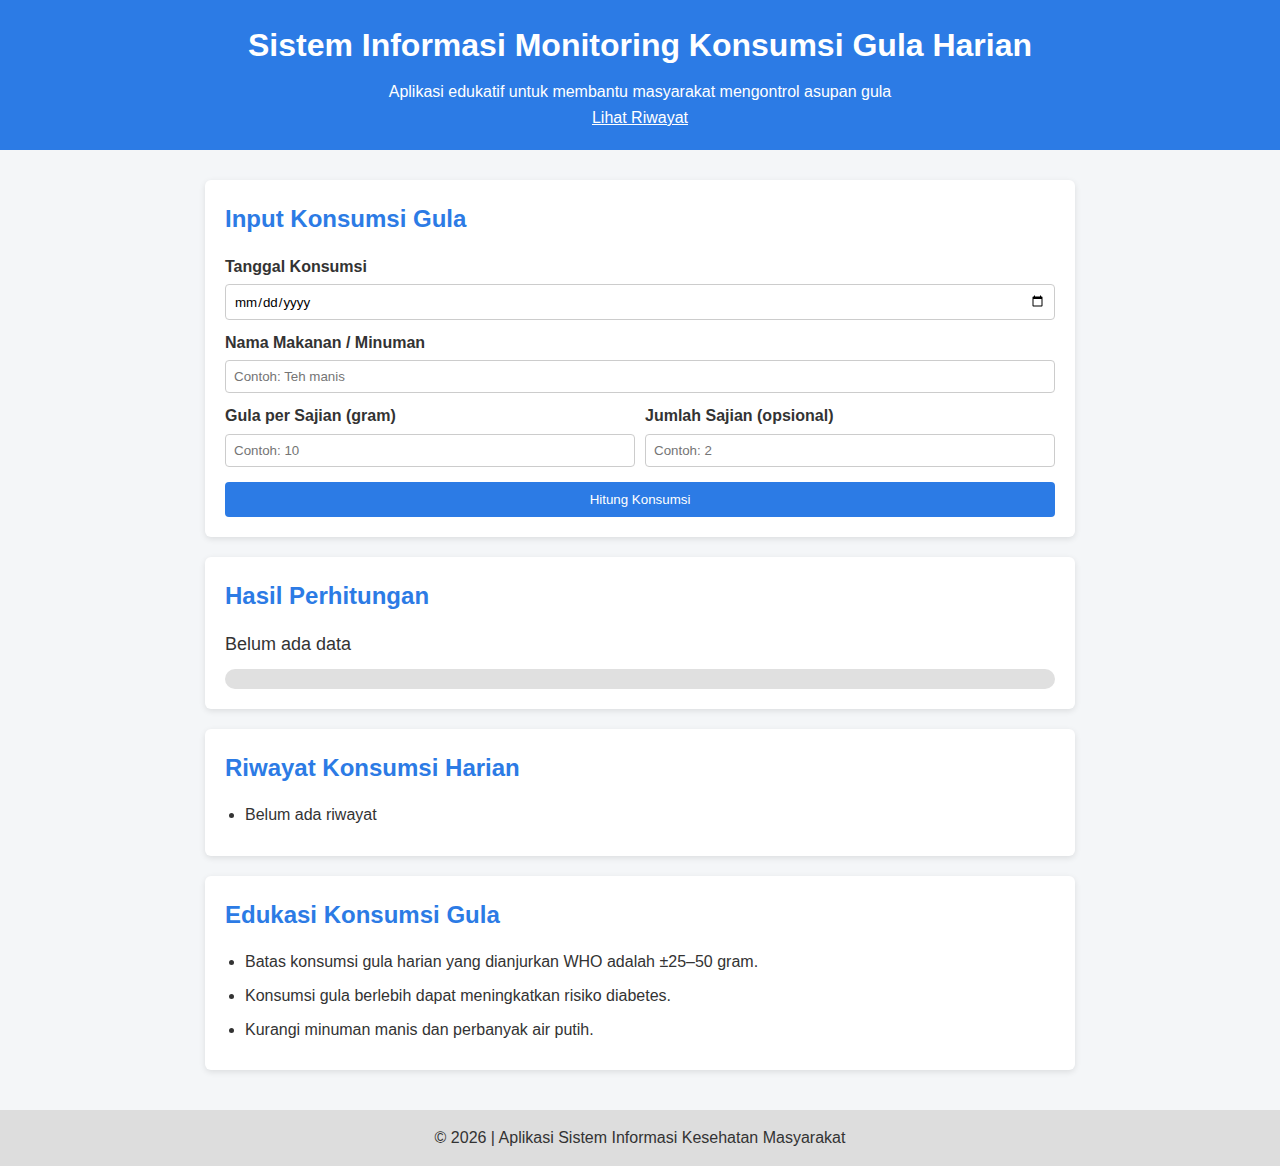
<file: index.html>
<!DOCTYPE html>
<html lang="id">
<head>
    <meta charset="UTF-8">
    <meta name="viewport" content="width=device-width, initial-scale=1.0">
    <title>Sistem Informasi Konsumsi Gula</title>
    <link rel="stylesheet" href="style.css">
</head>
<body>

    <header>
        <h1>Sistem Informasi Monitoring Konsumsi Gula Harian</h1>
        <p>Aplikasi edukatif untuk membantu masyarakat mengontrol asupan gula</p>
        <a href="riwayat.html" style="color:white;">Lihat Riwayat</a>
    </header>

    <main>
        <!-- Form Input -->
        <section class="card">
            <h2>Input Konsumsi Gula</h2>

            <label for="tanggal">Tanggal Konsumsi</label>
            <input type="date" id="tanggal">


            <label for="makanan">Nama Makanan / Minuman</label>
            <input type="text" id="makanan" placeholder="Contoh: Teh manis">

<div class="row">
    <div class="col">
        <label for="gula">Gula per Sajian (gram)</label>
        <input type="number" id="gula" placeholder="Contoh: 10">
    </div>

    <div class="col">
        <label for="sajian">Jumlah Sajian (opsional)</label>
        <input type="number" id="sajian" placeholder="Contoh: 2">
    </div>
</div>


            <button onclick="hitungGula()">Hitung Konsumsi</button>
        </section>

        <!-- Hasil -->
        <section class="card hasil">
            <h2>Hasil Perhitungan</h2>
            <p id="hasil">Belum ada data</p>

            <div class="indikator">
                <div id="bar"></div>
            </div>
        </section>
        <section class="card edukasi">
            <h2>Riwayat Konsumsi Harian</h2>
            <ul id="riwayat">
                <li>Belum ada riwayat</li>
            </ul>
        </section>
        <!-- Edukasi -->
        <section class="card edukasi">
            <h2>Edukasi Konsumsi Gula</h2>
            <ul>
                <li>Batas konsumsi gula harian yang dianjurkan WHO adalah ±25–50 gram.</li>
                <li>Konsumsi gula berlebih dapat meningkatkan risiko diabetes.</li>
                <li>Kurangi minuman manis dan perbanyak air putih.</li>
            </ul>
        </section>
    </main>

    <footer>
        
        <p>© 2026 | Aplikasi Sistem Informasi Kesehatan Masyarakat</p>
    </footer>

    <script src="script.js"></script>
</body>
</html>
</file>
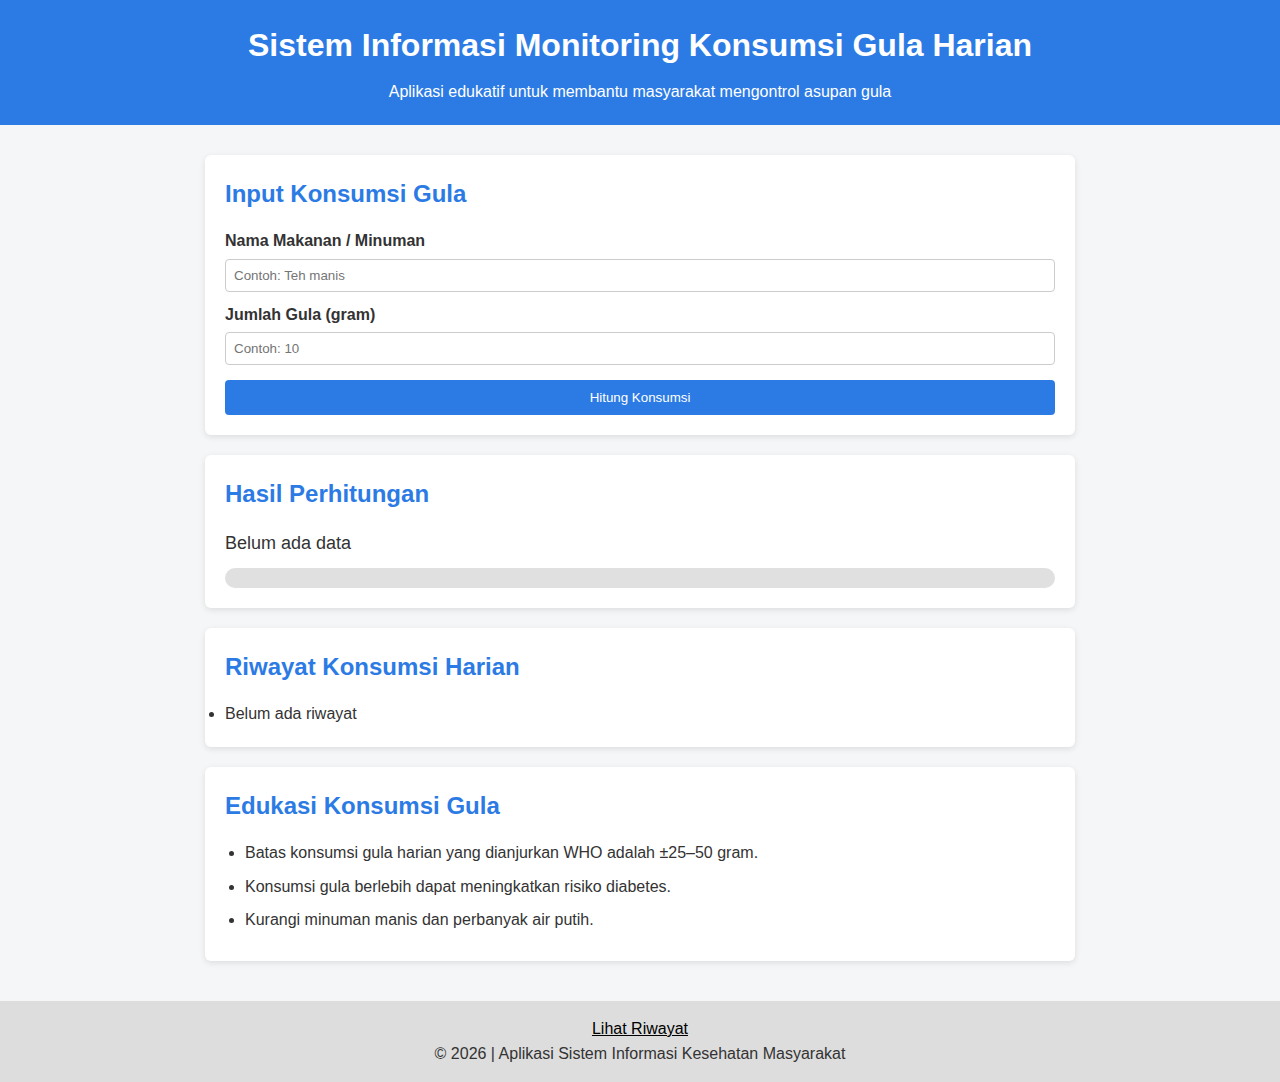
<file: New folder/index.html>
<!DOCTYPE html>
<html lang="id">
<head>
    <meta charset="UTF-8">
    <meta name="viewport" content="width=device-width, initial-scale=1.0">
    <title>Sistem Informasi Konsumsi Gula</title>
    <link rel="stylesheet" href="style.css">
</head>
<body>

    <header>
        <h1>Sistem Informasi Monitoring Konsumsi Gula Harian</h1>
        <p>Aplikasi edukatif untuk membantu masyarakat mengontrol asupan gula</p>
    </header>

    <main>
        <!-- Form Input -->
        <section class="card">
            <h2>Input Konsumsi Gula</h2>

            <label for="makanan">Nama Makanan / Minuman</label>
            <input type="text" id="makanan" placeholder="Contoh: Teh manis">

            <label for="gula">Jumlah Gula (gram)</label>
            <input type="number" id="gula" placeholder="Contoh: 10">

            <button onclick="hitungGula()">Hitung Konsumsi</button>
        </section>

        <!-- Hasil -->
        <section class="card hasil">
            <h2>Hasil Perhitungan</h2>
            <p id="hasil">Belum ada data</p>

            <div class="indikator">
                <div id="bar"></div>
            </div>
        </section>
        <section class="card">
            <h2>Riwayat Konsumsi Harian</h2>
            <ul id="riwayat">
                <li>Belum ada riwayat</li>
            </ul>
        </section>
        <!-- Edukasi -->
        <section class="card edukasi">
            <h2>Edukasi Konsumsi Gula</h2>
            <ul>
                <li>Batas konsumsi gula harian yang dianjurkan WHO adalah ±25–50 gram.</li>
                <li>Konsumsi gula berlebih dapat meningkatkan risiko diabetes.</li>
                <li>Kurangi minuman manis dan perbanyak air putih.</li>
            </ul>
        </section>
    </main>

    <footer>
        <a href="riwayat.html" style="color:black;">Lihat Riwayat</a>
        <p>© 2026 | Aplikasi Sistem Informasi Kesehatan Masyarakat</p>
    </footer>

    <script src="script.js"></script>
</body>
</html>
</file>
<file: style.css>
* {
    margin: 0;
    padding: 0;
    box-sizing: border-box;
    font-family: Arial, Helvetica, sans-serif;
}

body {
    background-color: #f4f6f8;
    color: #333;
    line-height: 1.6;
}

/* Header */
header {
    background-color: #2c7be5;
    color: #fff;
    padding: 20px;
    text-align: center;
}

header h1 {
    margin-bottom: 8px;
}

/* Layout */
main {
    max-width: 900px;
    margin: 30px auto;
    padding: 0 15px;
    display: grid;
    grid-template-columns: 1fr;
    gap: 20px;
}

/* Card */
.card {
    background: #fff;
    padding: 20px;
    border-radius: 6px;
    box-shadow: 0 2px 6px rgba(0,0,0,0.1);
}

.card h2 {
    margin-bottom: 15px;
    color: #2c7be5;
}

/* Form */
label {
    display: block;
    margin-top: 10px;
    font-weight: bold;
}

input {
    width: 100%;
    padding: 8px;
    margin-top: 5px;
    border: 1px solid #ccc;
    border-radius: 4px;
}

button {
    margin-top: 15px;
    padding: 10px;
    width: 100%;
    background-color: #2c7be5;
    color: #fff;
    border: none;
    border-radius: 4px;
    cursor: pointer;
}

button:hover {
    background-color: #1a68d1;
}

/* Hasil */
.hasil p {
    font-size: 18px;
    margin-bottom: 10px;
}

/* Indikator */
.indikator {
    width: 100%;
    height: 20px;
    background-color: #e0e0e0;
    border-radius: 10px;
    overflow: hidden;
}

#bar {
    height: 100%;
    width: 0%;
    background-color: green;
}

/* Edukasi */
.edukasi ul {
    padding-left: 20px;
}

.edukasi li {
    margin-bottom: 8px;
}

/* Footer */
footer {
    text-align: center;
    padding: 15px;
    background-color: #ddd;
    margin-top: 40px;
}

.row {
    display: flex;
    gap: 10px;
}

.col {
    flex: 1;
}
</file>
<file: New folder/style.css>
* {
    margin: 0;
    padding: 0;
    box-sizing: border-box;
    font-family: Arial, Helvetica, sans-serif;
}

body {
    background-color: #f4f6f8;
    color: #333;
    line-height: 1.6;
}

/* Header */
header {
    background-color: #2c7be5;
    color: #fff;
    padding: 20px;
    text-align: center;
}

header h1 {
    margin-bottom: 8px;
}

/* Layout */
main {
    max-width: 900px;
    margin: 30px auto;
    padding: 0 15px;
    display: grid;
    grid-template-columns: 1fr;
    gap: 20px;
}

/* Card */
.card {
    background: #fff;
    padding: 20px;
    border-radius: 6px;
    box-shadow: 0 2px 6px rgba(0,0,0,0.1);
}

.card h2 {
    margin-bottom: 15px;
    color: #2c7be5;
}

/* Form */
label {
    display: block;
    margin-top: 10px;
    font-weight: bold;
}

input {
    width: 100%;
    padding: 8px;
    margin-top: 5px;
    border: 1px solid #ccc;
    border-radius: 4px;
}

button {
    margin-top: 15px;
    padding: 10px;
    width: 100%;
    background-color: #2c7be5;
    color: #fff;
    border: none;
    border-radius: 4px;
    cursor: pointer;
}

button:hover {
    background-color: #1a68d1;
}

/* Hasil */
.hasil p {
    font-size: 18px;
    margin-bottom: 10px;
}

/* Indikator */
.indikator {
    width: 100%;
    height: 20px;
    background-color: #e0e0e0;
    border-radius: 10px;
    overflow: hidden;
}

#bar {
    height: 100%;
    width: 0%;
    background-color: green;
}

/* Edukasi */
.edukasi ul {
    padding-left: 20px;
}

.edukasi li {
    margin-bottom: 8px;
}

/* Footer */
footer {
    text-align: center;
    padding: 15px;
    background-color: #ddd;
    margin-top: 40px;
}
</file>
